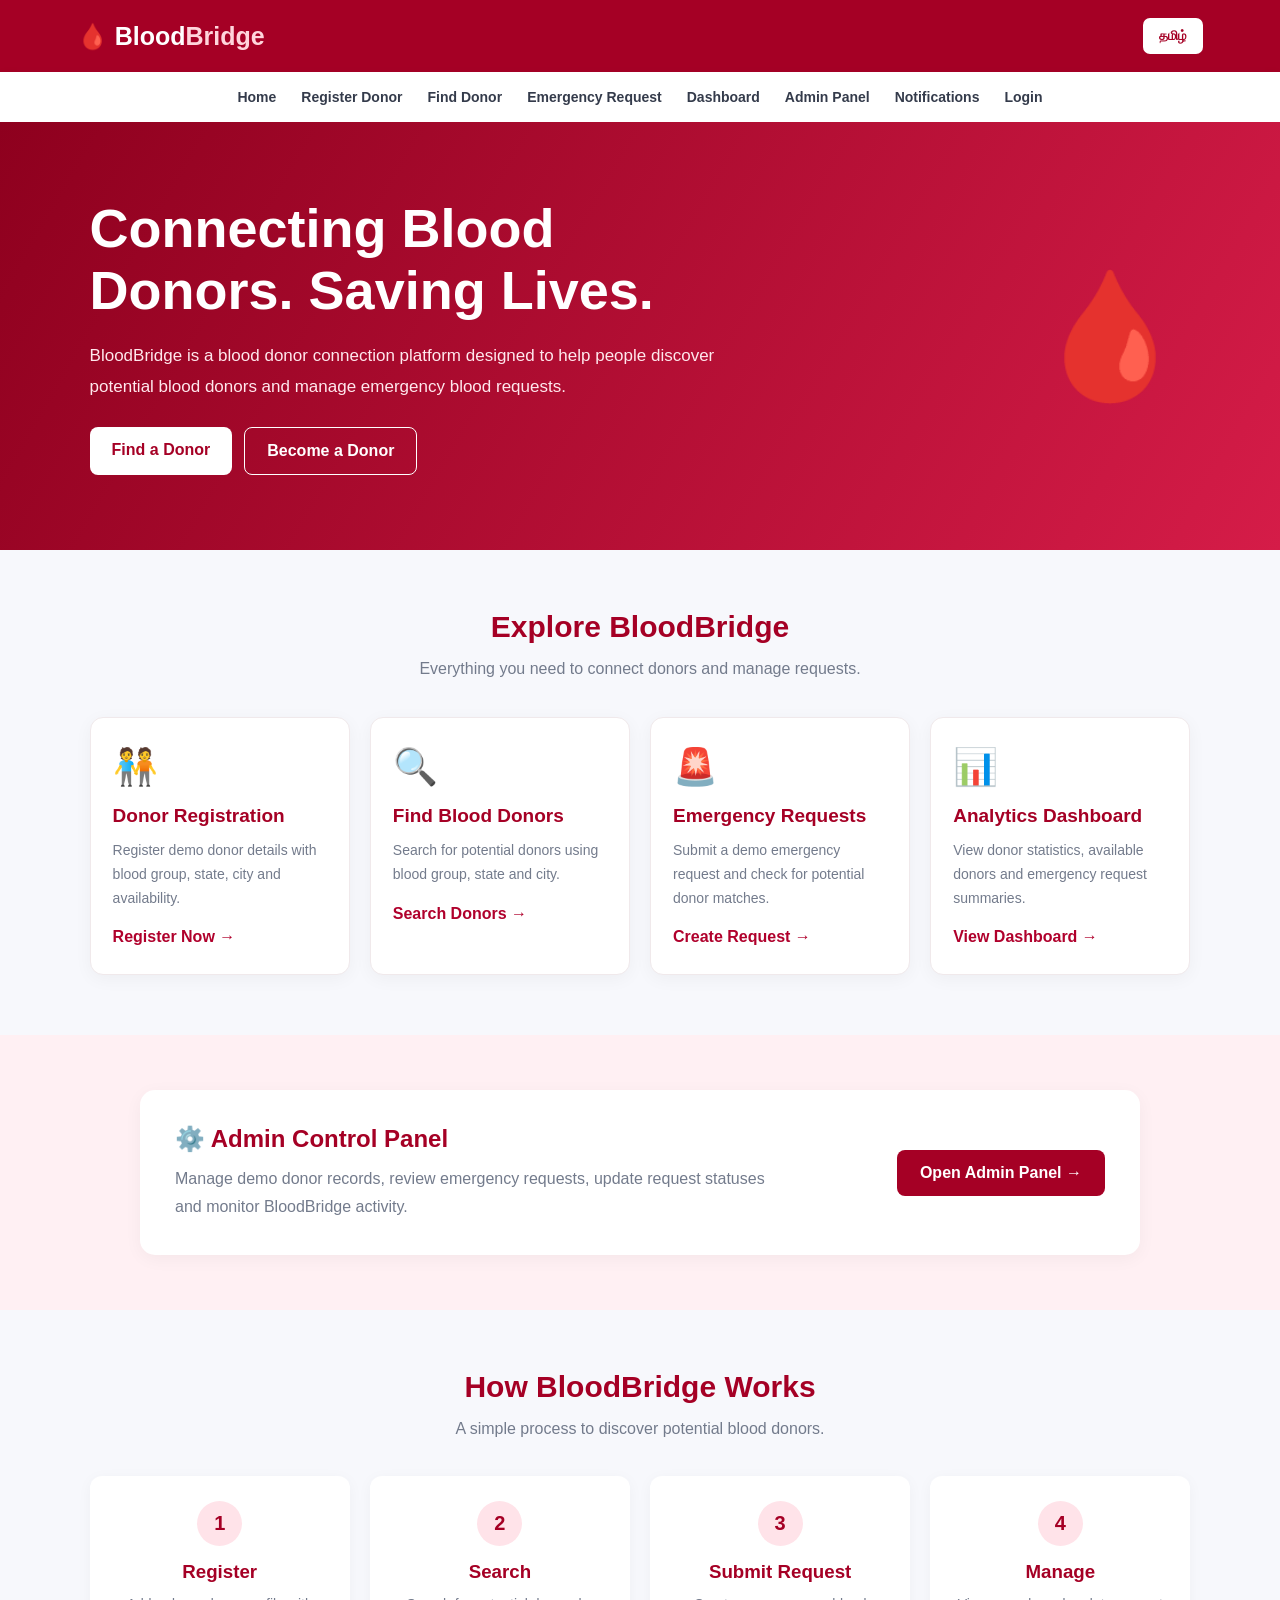
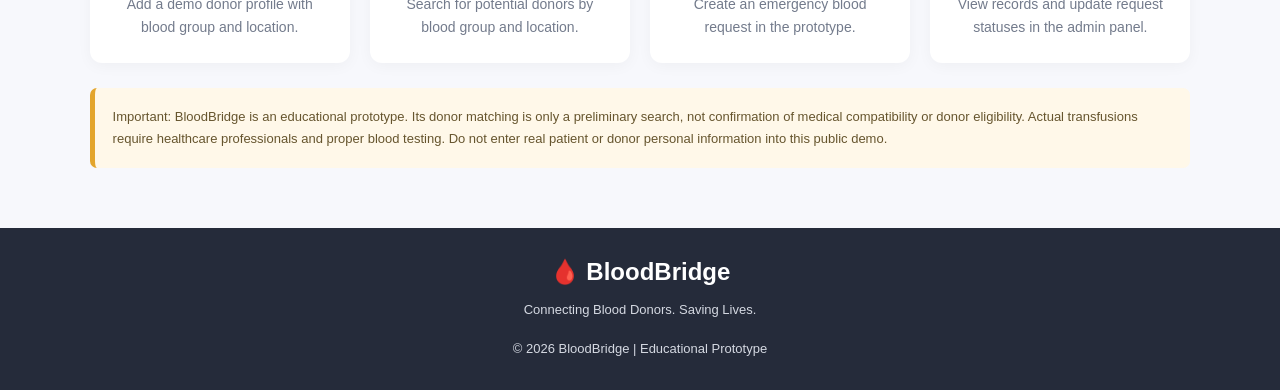
<file: index.html>
<!DOCTYPE html>
<html lang="en">
<head>
<meta charset="UTF-8">
<meta name="viewport" content="width=device-width, initial-scale=1.0">

<title>BloodBridge | Connecting Lives</title>

<style>
*{
    margin:0;
    padding:0;
    box-sizing:border-box;
    font-family:Arial, sans-serif;
}

body{
    background:#f7f8fc;
    color:#252b3a;
}

header{
    background:#a50025;
    color:white;
    padding:18px 6%;
    display:flex;
    align-items:center;
    justify-content:space-between;
    flex-wrap:wrap;
    gap:15px;
}

.logo{
    font-size:25px;
    font-weight:bold;
}

.logo span{
    color:#ffd5dc;
}

.header-right{
    display:flex;
    align-items:center;
    gap:12px;
}

.language-btn{
    background:white;
    color:#a50025;
    padding:10px 16px;
    border:0;
    border-radius:7px;
    font-weight:bold;
    cursor:pointer;
}

nav{
    background:white;
    display:flex;
    justify-content:center;
    flex-wrap:wrap;
    gap:25px;
    padding:17px 10px;
    box-shadow:0 2px 10px #0000000c;
}

nav a{
    color:#343b4b;
    text-decoration:none;
    font-weight:bold;
    font-size:14px;
}

nav a:hover{
    color:#c00030;
}

.hero{
    background:linear-gradient(120deg,#8e001e,#d51c48);
    color:white;
    padding:75px 7%;
    display:flex;
    align-items:center;
    justify-content:space-between;
    gap:35px;
    flex-wrap:wrap;
}

.hero-content{
    max-width:650px;
}

.hero h1{
    font-size:clamp(34px,5vw,54px);
    line-height:1.15;
    margin-bottom:20px;
}

.hero p{
    font-size:17px;
    line-height:1.8;
    color:#ffe8ed;
    margin-bottom:25px;
}

.hero-buttons{
    display:flex;
    gap:12px;
    flex-wrap:wrap;
}

.primary-btn,.secondary-btn{
    display:inline-block;
    padding:14px 22px;
    border-radius:8px;
    text-decoration:none;
    font-weight:bold;
}

.primary-btn{
    background:white;
    color:#a50025;
}

.secondary-btn{
    border:1px solid white;
    color:white;
}

.hero-symbol{
    font-size:125px;
    text-align:center;
    min-width:160px;
}

.section{
    padding:60px 7%;
}

.section-heading{
    text-align:center;
    margin-bottom:35px;
}

.section-heading h2{
    color:#a50025;
    font-size:30px;
    margin-bottom:12px;
}

.section-heading p{
    color:#737b8c;
    line-height:1.6;
}

.features{
    display:grid;
    grid-template-columns:repeat(auto-fit,minmax(220px,1fr));
    gap:20px;
}

.feature-card{
    background:white;
    padding:28px 22px;
    border-radius:13px;
    box-shadow:0 4px 18px #0000000b;
    border:1px solid #f0e9eb;
    transition:0.2s;
}

.feature-card:hover{
    transform:translateY(-5px);
}

.feature-icon{
    font-size:36px;
    margin-bottom:17px;
}

.feature-card h3{
    color:#a50025;
    margin-bottom:12px;
    font-size:19px;
}

.feature-card p{
    color:#737b8c;
    font-size:14px;
    line-height:1.7;
    margin-bottom:18px;
}

.feature-card a{
    display:inline-block;
    color:#b0002c;
    text-decoration:none;
    font-weight:bold;
}

.admin-section{
    background:#fff0f3;
    padding:55px 7%;
}

.admin-box{
    max-width:1000px;
    margin:auto;
    background:white;
    padding:35px;
    border-radius:15px;
    display:flex;
    justify-content:space-between;
    align-items:center;
    gap:25px;
    flex-wrap:wrap;
    box-shadow:0 4px 18px #0000000b;
}

.admin-box h2{
    color:#a50025;
    margin-bottom:12px;
}

.admin-box p{
    color:#737b8c;
    line-height:1.7;
    max-width:600px;
}

.admin-btn{
    background:#a50025;
    color:white;
    text-decoration:none;
    padding:14px 23px;
    border-radius:8px;
    font-weight:bold;
    white-space:nowrap;
}

.steps{
    display:grid;
    grid-template-columns:repeat(auto-fit,minmax(190px,1fr));
    gap:20px;
}

.step{
    background:white;
    padding:25px;
    border-radius:12px;
    text-align:center;
    box-shadow:0 3px 15px #0000000a;
}

.step-number{
    background:#ffe3e9;
    color:#a50025;
    width:45px;
    height:45px;
    border-radius:50%;
    display:flex;
    justify-content:center;
    align-items:center;
    font-size:20px;
    font-weight:bold;
    margin:0 auto 15px;
}

.step h3{
    margin-bottom:10px;
    color:#a50025;
}

.step p{
    color:#737b8c;
    font-size:14px;
    line-height:1.6;
}

.notice{
    background:#fff8e9;
    border-left:5px solid #e3a52c;
    padding:18px;
    margin-top:25px;
    color:#66552e;
    line-height:1.7;
    border-radius:7px;
    font-size:13px;
}

footer{
    background:#252b3a;
    color:white;
    text-align:center;
    padding:30px 15px;
}

footer p{
    color:#d5d9e2;
    font-size:13px;
    line-height:1.8;
}

@media(max-width:600px){
    header{
        padding:16px 5%;
    }

    nav{
        gap:15px;
    }

    .hero{
        padding:55px 7%;
    }

    .hero-symbol{
        font-size:85px;
        width:100%;
    }

    .admin-box{
        padding:25px;
    }
}
</style>
</head>

<body>

<!-- HEADER -->

<header>

    <div class="logo">
        🩸 Blood<span>Bridge</span>
    </div>

    <div class="header-right">
        <button class="language-btn" onclick="toggleLanguage()" id="languageButton">
            தமிழ்
        </button>
    </div>

</header>

<!-- NAVIGATION -->

<nav>

    <a href="index.html"
       data-en="Home"
       data-ta="முகப்பு">Home</a>

    <a href="register.html"
       data-en="Register Donor"
       data-ta="நன்கொடையாளர் பதிவு">Register Donor</a>

    <a href="search.html"
       data-en="Find Donor"
       data-ta="நன்கொடையாளர் தேடல்">Find Donor</a>

    <a href="request.html"
       data-en="Emergency Request"
       data-ta="அவசர கோரிக்கை">Emergency Request</a>

    <a href="dashboard.html"
       data-en="Dashboard"
       data-ta="புள்ளிவிவரப் பலகை">Dashboard</a>

    <a href="admin.html"
       data-en="Admin Panel"
       data-ta="நிர்வாகப் பலகை">Admin Panel</a>
    <a href="notifications.html">Notifications</a>
    <a href="login.html">Login</a>

</nav>

<!-- HERO SECTION -->

<section class="hero">

    <div class="hero-content">

        <h1 data-en="Connecting Blood Donors. Saving Lives."
            data-ta="இரத்த தானம் செய்பவர்களை இணைத்து உயிர்களைக் காப்போம்.">
            Connecting Blood Donors. Saving Lives.
        </h1>

        <p data-en="BloodBridge is a blood donor connection platform designed to help people discover potential blood donors and manage emergency blood requests."
           data-ta="BloodBridge என்பது இரத்த தானம் செய்பவர்களைக் கண்டறியவும் அவசர இரத்தக் கோரிக்கைகளை நிர்வகிக்கவும் உதவும் ஒரு தளமாகும்.">
            BloodBridge is a blood donor connection platform designed to help people discover potential blood donors and manage emergency blood requests.
        </p>

        <div class="hero-buttons">

            <a href="search.html" class="primary-btn"
               data-en="Find a Donor"
               data-ta="நன்கொடையாளரைத் தேடு">
               Find a Donor
            </a>

            <a href="register.html" class="secondary-btn"
               data-en="Become a Donor"
               data-ta="நன்கொடையாளராகப் பதிவு செய்">
               Become a Donor
            </a>

        </div>

    </div>

    <div class="hero-symbol">
        🩸
    </div>

</section>

<!-- FEATURES -->

<section class="section">

    <div class="section-heading">

        <h2 data-en="Explore BloodBridge"
            data-ta="BloodBridge வசதிகள்">
            Explore BloodBridge
        </h2>

        <p data-en="Everything you need to connect donors and manage requests."
           data-ta="நன்கொடையாளர்களை இணைக்கவும் கோரிக்கைகளை நிர்வகிக்கவும் தேவையான வசதிகள்.">
            Everything you need to connect donors and manage requests.
        </p>

    </div>

    <div class="features">

        <div class="feature-card">

            <div class="feature-icon">🧑‍🤝‍🧑</div>

            <h3 data-en="Donor Registration"
                data-ta="நன்கொடையாளர் பதிவு">
                Donor Registration
            </h3>

            <p data-en="Register demo donor details with blood group, state, city and availability."
               data-ta="இரத்த வகை, மாநிலம், நகரம் மற்றும் கிடைக்கும் நிலையைப் பதிவு செய்யுங்கள்.">
                Register demo donor details with blood group, state, city and availability.
            </p>

            <a href="register.html"
               data-en="Register Now →"
               data-ta="இப்போது பதிவு செய் →">
               Register Now →
            </a>

        </div>

        <div class="feature-card">

            <div class="feature-icon">🔍</div>

            <h3 data-en="Find Blood Donors"
                data-ta="இரத்த நன்கொடையாளர்களைக் கண்டறி">
                Find Blood Donors
            </h3>

            <p data-en="Search for potential donors using blood group, state and city."
               data-ta="இரத்த வகை, மாநிலம் மற்றும் நகரத்தின் அடிப்படையில் நன்கொடையாளர்களைத் தேடுங்கள்.">
                Search for potential donors using blood group, state and city.
            </p>

            <a href="search.html"
               data-en="Search Donors →"
               data-ta="தேடுங்கள் →">
               Search Donors →
            </a>

        </div>

        <div class="feature-card">

            <div class="feature-icon">🚨</div>

            <h3 data-en="Emergency Requests"
                data-ta="அவசர இரத்தக் கோரிக்கைகள்">
                Emergency Requests
            </h3>

            <p data-en="Submit a demo emergency request and check for potential donor matches."
               data-ta="மாதிரி அவசரக் கோரிக்கையைச் சமர்ப்பித்து பொருந்தக்கூடிய நன்கொடையாளர்களைச் சரிபார்க்கவும்.">
                Submit a demo emergency request and check for potential donor matches.
            </p>

            <a href="request.html"
               data-en="Create Request →"
               data-ta="கோரிக்கையை உருவாக்கு →">
               Create Request →
            </a>

        </div>

        <div class="feature-card">

            <div class="feature-icon">📊</div>

            <h3 data-en="Analytics Dashboard"
                data-ta="புள்ளிவிவரப் பலகை">
                Analytics Dashboard
            </h3>

            <p data-en="View donor statistics, available donors and emergency request summaries."
               data-ta="நன்கொடையாளர் எண்ணிக்கை, கிடைக்கும் நன்கொடையாளர்கள் மற்றும் அவசரக் கோரிக்கை விவரங்களைப் பார்க்கவும்.">
                View donor statistics, available donors and emergency request summaries.
            </p>

            <a href="dashboard.html"
               data-en="View Dashboard →"
               data-ta="புள்ளிவிவரங்களைப் பார் →">
               View Dashboard →
            </a>

        </div>

    </div>

</section>

<!-- ADMIN PANEL -->

<section class="admin-section">

    <div class="admin-box">

        <div>

            <h2 data-en="⚙️ Admin Control Panel"
                data-ta="⚙️ நிர்வாகக் கட்டுப்பாட்டுப் பலகை">
                ⚙️ Admin Control Panel
            </h2>

            <p data-en="Manage demo donor records, review emergency requests, update request statuses and monitor BloodBridge activity."
               data-ta="மாதிரி நன்கொடையாளர் பதிவுகளை நிர்வகிக்கவும், அவசரக் கோரிக்கைகளைப் பார்வையிடவும், கோரிக்கை நிலைகளைப் புதுப்பிக்கவும்.">
                Manage demo donor records, review emergency requests, update request statuses and monitor BloodBridge activity.
            </p>

        </div>

        <a href="admin.html" class="admin-btn"
           data-en="Open Admin Panel →"
           data-ta="நிர்வாகப் பலகையைத் திற →">
            Open Admin Panel →
        </a>

    </div>

</section>

<!-- HOW IT WORKS -->

<section class="section">

    <div class="section-heading">

        <h2 data-en="How BloodBridge Works"
            data-ta="BloodBridge எவ்வாறு செயல்படுகிறது">
            How BloodBridge Works
        </h2>

        <p data-en="A simple process to discover potential blood donors."
           data-ta="இரத்த நன்கொடையாளர்களைக் கண்டறியும் எளிய செயல்முறை.">
            A simple process to discover potential blood donors.
        </p>

    </div>

    <div class="steps">

        <div class="step">

            <div class="step-number">1</div>

            <h3 data-en="Register"
                data-ta="பதிவு செய்">Register</h3>

            <p data-en="Add a demo donor profile with blood group and location."
               data-ta="இரத்த வகை மற்றும் இருப்பிடத்துடன் மாதிரி நன்கொடையாளர் விவரங்களைச் சேர்க்கவும்.">
                Add a demo donor profile with blood group and location.
            </p>

        </div>

        <div class="step">

            <div class="step-number">2</div>

            <h3 data-en="Search"
                data-ta="தேடு">Search</h3>

            <p data-en="Search for potential donors by blood group and location."
               data-ta="இரத்த வகை மற்றும் இருப்பிடத்தின் அடிப்படையில் நன்கொடையாளர்களைத் தேடவும்.">
                Search for potential donors by blood group and location.
            </p>

        </div>

        <div class="step">

            <div class="step-number">3</div>

            <h3 data-en="Submit Request"
                data-ta="கோரிக்கையைச் சமர்ப்பி">
                Submit Request
            </h3>

            <p data-en="Create an emergency blood request in the prototype."
               data-ta="இந்த மாதிரி தளத்தில் அவசர இரத்தக் கோரிக்கையை உருவாக்கவும்.">
                Create an emergency blood request in the prototype.
            </p>

        </div>

        <div class="step">

            <div class="step-number">4</div>

            <h3 data-en="Manage"
                data-ta="நிர்வகி">Manage</h3>

            <p data-en="View records and update request statuses in the admin panel."
               data-ta="பதிவுகளைப் பார்த்து நிர்வாகப் பலகையில் கோரிக்கை நிலைகளைப் புதுப்பிக்கவும்.">
                View records and update request statuses in the admin panel.
            </p>

        </div>

    </div>

    <div class="notice"
         data-en="Important: BloodBridge is an educational prototype. Its donor matching is only a preliminary search, not confirmation of medical compatibility or donor eligibility. Actual transfusions require healthcare professionals and proper blood testing. Do not enter real patient or donor personal information into this public demo."
         data-ta="முக்கியம்: BloodBridge ஒரு கல்வி நோக்கத்திற்கான மாதிரி தளம். இது ஆரம்பநிலை நன்கொடையாளர் தேடலுக்கு மட்டுமே உதவும்; மருத்துவ ரீதியான இரத்தப் பொருத்தம் அல்லது நன்கொடையாளர் தகுதியை உறுதிப்படுத்தாது. உண்மையான இரத்தமாற்றத்திற்கு மருத்துவ நிபுணர்களின் பரிசோதனை அவசியம். இந்த பொது மாதிரி தளத்தில் உண்மையான நோயாளி அல்லது நன்கொடையாளர் தனிப்பட்ட தகவல்களைப் பதிவு செய்ய வேண்டாம்.">
        Important: BloodBridge is an educational prototype. Its donor matching is only a preliminary search, not confirmation of medical compatibility or donor eligibility. Actual transfusions require healthcare professionals and proper blood testing. Do not enter real patient or donor personal information into this public demo.
    </div>

</section>

<!-- FOOTER -->

<footer>

    <h2>🩸 BloodBridge</h2>

    <p style="margin-top:12px"
       data-en="Connecting Blood Donors. Saving Lives."
       data-ta="இரத்த தானம் செய்பவர்களை இணைத்து உயிர்களைக் காப்போம்.">
       Connecting Blood Donors. Saving Lives.
    </p>

    <p style="margin-top:15px">
        © 2026 BloodBridge | Educational Prototype
    </p>

</footer>

<!-- LANGUAGE SCRIPT -->

<script>

let currentLanguage =
    localStorage.getItem("bloodbridgeLanguage") || "en";

function setLanguage(language){

    currentLanguage = language;

    document.documentElement.lang = language;

    document.querySelectorAll("[data-en]").forEach(element => {

        element.textContent =
            element.getAttribute("data-" + language);

    });

    document.getElementById("languageButton").textContent =
        language === "en" ? "தமிழ்" : "English";

    localStorage.setItem("bloodbridgeLanguage", language);

}

function toggleLanguage(){

    const newLanguage =
        currentLanguage === "en" ? "ta" : "en";

    setLanguage(newLanguage);

}

// Load saved language when homepage opens
setLanguage(currentLanguage);

</script>

</body>
 </html>
</file>
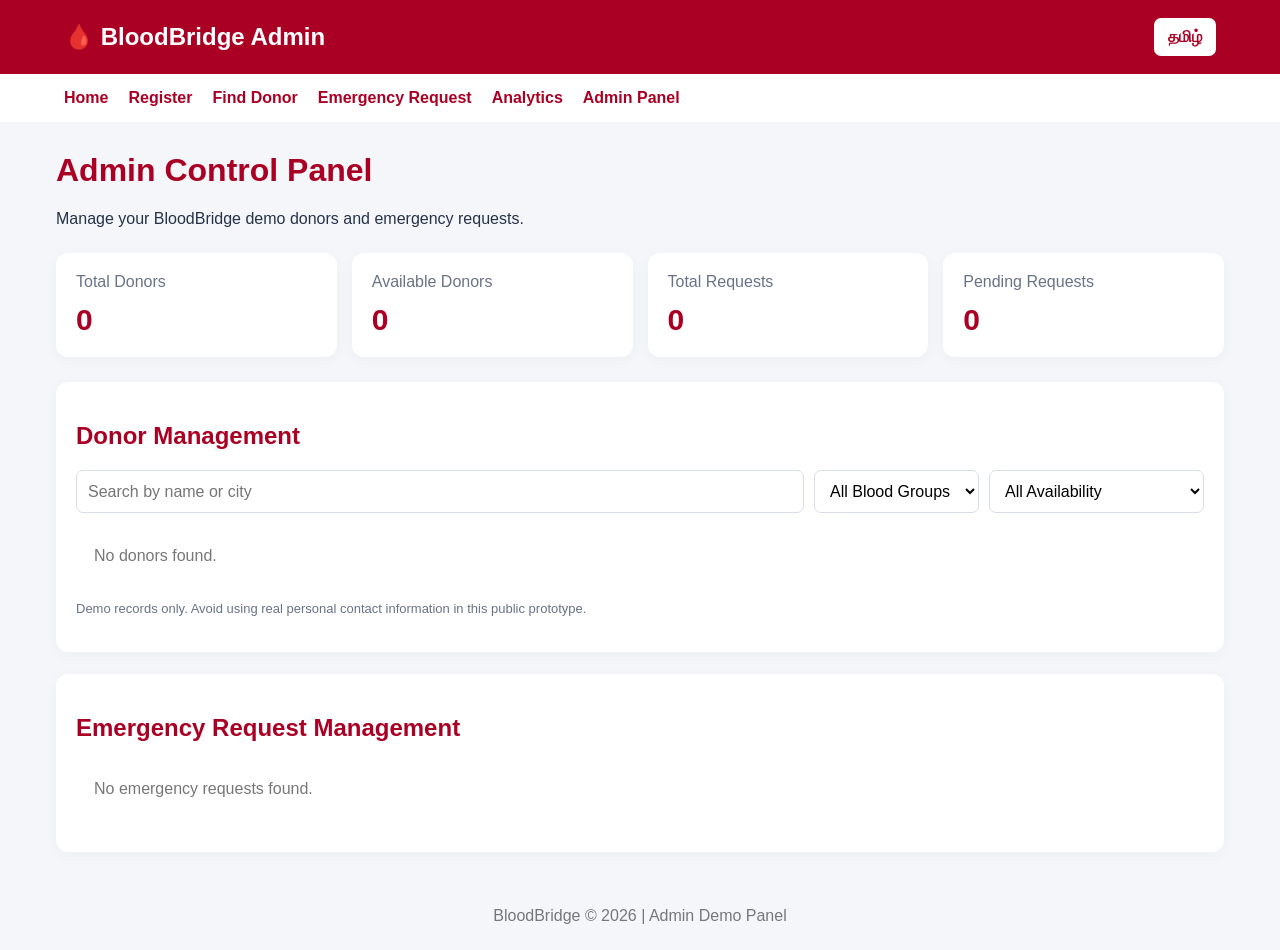
<file: admin.html>
<!DOCTYPE html>
<html lang="en">
<head>
<meta charset="UTF-8">
<meta name="viewport" content="width=device-width, initial-scale=1.0">
<title>BloodBridge | Admin Panel</title>
<style>
*{box-sizing:border-box}
body{margin:0;font-family:Arial,sans-serif;background:#f4f6fa;color:#263247}
header{background:#a90024;color:white;padding:18px 5%;display:flex;justify-content:space-between;align-items:center;flex-wrap:wrap;gap:12px}
button,select,input{font:inherit}
button{cursor:pointer;border:0;border-radius:7px;padding:10px 14px;font-weight:bold}
.lang{background:white;color:#a90024}
nav{background:white;padding:15px 5%;display:flex;gap:20px;flex-wrap:wrap}
nav a{color:#a90024;text-decoration:none;font-weight:bold}
main{max-width:1200px;margin:30px auto;padding:0 16px}
h1,h2{color:#a90024}
.stats{display:grid;grid-template-columns:repeat(auto-fit,minmax(170px,1fr));gap:15px;margin:25px 0}
.stat,.panel{background:white;padding:20px;border-radius:12px;box-shadow:0 3px 15px #00000009}
.stat p{color:#687386;margin:0}
.stat h2{font-size:30px;margin:12px 0 0}
.panel{margin-bottom:22px;overflow-x:auto}
.controls{display:flex;gap:10px;flex-wrap:wrap;margin:15px 0}
input,select{padding:11px;border:1px solid #d7dce5;border-radius:7px;background:white}
.controls input{flex:1;min-width:180px}
table{width:100%;border-collapse:collapse;min-width:600px}
th,td{text-align:left;padding:13px 10px;border-bottom:1px solid #eee;font-size:14px}
th{background:#fff0f3;color:#a90024}
.action{background:#a90024;color:white}
.delete{background:#ffe5e9;color:#a90024}
.status{padding:7px;border-radius:6px;border:1px solid #ddd}
.small{color:#687386;font-size:13px;line-height:1.5}
.empty{padding:18px;color:#777}
footer{text-align:center;padding:25px;color:#777}
@media(max-width:600px){main{margin-top:20px}.panel{padding:14px}}
</style>
</head>
<body>

<header>
<h2 style="color:white;margin:0">🩸 BloodBridge Admin</h2>
<button class="lang" id="language" onclick="toggleLanguage()">தமிழ்</button>
</header>

<nav>
<a href="index.html" data-en="Home" data-ta="முகப்பு">Home</a>
<a href="register.html" data-en="Register" data-ta="பதிவு">Register</a>
<a href="search.html" data-en="Find Donor" data-ta="நன்கொடையாளர் தேடல்">Find Donor</a>
<a href="request.html" data-en="Emergency Request" data-ta="அவசர கோரிக்கை">Emergency Request</a>
<a href="dashboard.html" data-en="Analytics" data-ta="புள்ளிவிவரங்கள்">Analytics</a>
<a href="admin.html" data-en="Admin Panel" data-ta="நிர்வாகப் பலகை">Admin Panel</a>
</nav>

<main>
<h1 data-en="Admin Control Panel" data-ta="நிர்வாகக் கட்டுப்பாட்டுப் பலகை">Admin Control Panel</h1>
<p data-en="Manage your BloodBridge demo donors and emergency requests."
data-ta="BloodBridge மாதிரி நன்கொடையாளர்கள் மற்றும் அவசர கோரிக்கைகளை நிர்வகிக்கவும்.">
Manage your BloodBridge demo donors and emergency requests.
</p>

<section class="stats">
<div class="stat">
<p data-en="Total Donors" data-ta="மொத்த நன்கொடையாளர்கள்">Total Donors</p>
<h2 id="totalDonors">0</h2>
</div>
<div class="stat">
<p data-en="Available Donors" data-ta="கிடைக்கும் நன்கொடையாளர்கள்">Available Donors</p>
<h2 id="availableDonors">0</h2>
</div>
<div class="stat">
<p data-en="Total Requests" data-ta="மொத்த கோரிக்கைகள்">Total Requests</p>
<h2 id="totalRequests">0</h2>
</div>
<div class="stat">
<p data-en="Pending Requests" data-ta="நிலுவைக் கோரிக்கைகள்">Pending Requests</p>
<h2 id="pendingRequests">0</h2>
</div>
</section>

<section class="panel">
<h2 data-en="Donor Management" data-ta="நன்கொடையாளர் மேலாண்மை">Donor Management</h2>

<div class="controls">
<input id="donorSearch" placeholder="Search by name or city" oninput="renderDonors()">
<select id="groupFilter" onchange="renderDonors()">
<option value="">All Blood Groups</option>
<option>A+</option><option>A-</option>
<option>B+</option><option>B-</option>
<option>AB+</option><option>AB-</option>
<option>O+</option><option>O-</option>
</select>
<select id="availabilityFilter" onchange="renderDonors()">
<option value="">All Availability</option>
<option value="Available">Available</option>
<option value="Temporarily Unavailable">Temporarily Unavailable</option>
<option value="Not Available">Not Available</option>
</select>
</div>

<div id="donorTable"></div>
<p class="small" data-en="Demo records only. Avoid using real personal contact information in this public prototype."
data-ta="மாதிரி பதிவுகள் மட்டுமே. இந்த பொது மாதிரி தளத்தில் உண்மையான தனிப்பட்ட தொடர்பு விவரங்களைப் பயன்படுத்த வேண்டாம்.">
Demo records only. Avoid using real personal contact information in this public prototype.
</p>
</section>

<section class="panel">
<h2 data-en="Emergency Request Management" data-ta="அவசர கோரிக்கை மேலாண்மை">Emergency Request Management</h2>
<div id="requestTable"></div>
</section>

</main>

<footer>BloodBridge © 2026 | Admin Demo Panel</footer>

<script>
let lang="en";

function applyLanguage(language){
 lang=language;
 document.documentElement.lang=language;

 document.querySelectorAll("[data-en]").forEach(el=>{
  el.textContent=el.getAttribute("data-"+language);
 });

 document.getElementById("language").textContent=
  language==="en"?"தமிழ்":"English";

 localStorage.setItem("bloodbridgeLanguage",language);
 renderDonors();
 renderRequests();
}

function toggleLanguage(){
 applyLanguage(lang==="en"?"ta":"en");
}

function escapeHTML(value){
 return String(value??"").replace(/[&<>"']/g,c=>({
 "&":"&amp;","<":"&lt;",">":"&gt;",'"':"&quot;","'":"&#39;"
 })[c]);
}

function getDonors(){
 return JSON.parse(localStorage.getItem("bloodbridgeDonors")||"[]");
}

function getRequests(){
 return JSON.parse(localStorage.getItem("bloodbridgeRequests")||"[]");
}

function updateStats(){
 const donors=getDonors();
 const requests=getRequests();

 document.getElementById("totalDonors").textContent=donors.length;
 document.getElementById("availableDonors").textContent=
  donors.filter(d=>String(d.availability||"").toLowerCase().trim()==="available").length;
 document.getElementById("totalRequests").textContent=requests.length;

 // Requests are pending until an admin reviews them.
 document.getElementById("pendingRequests").textContent=
  requests.filter(r=>!r.status||r.status==="Pending").length;
}

function renderDonors(){
 const donors=getDonors();
 const search=document.getElementById("donorSearch").value.toLowerCase().trim();
 const group=document.getElementById("groupFilter").value;
 const availability=document.getElementById("availabilityFilter").value;

 const filtered=donors.filter(d=>{
  const matchesSearch=
   String(d.name||"").toLowerCase().includes(search)||
   String(d.city||"").toLowerCase().includes(search);
  return matchesSearch&&
   (!group||d.bloodGroup===group)&&
   (!availability||d.availability===availability);
 });

 const empty=lang==="ta"?"நன்கொடையாளர்கள் இல்லை.":"No donors found.";

 document.getElementById("donorTable").innerHTML=
 filtered.length?`
 <table>
 <thead><tr>
 <th>${lang==="ta"?"பெயர்":"Name"}</th>
 <th>${lang==="ta"?"இரத்த வகை":"Blood Group"}</th>
 <th>${lang==="ta"?"நகரம்":"City"}</th>
 <th>${lang==="ta"?"கிடைக்கும் நிலை":"Availability"}</th>
 <th>${lang==="ta"?"செயல்":"Action"}</th>
 </tr></thead>
 <tbody>
 ${filtered.map(d=>`
 <tr>
 <td>${escapeHTML(d.name)}</td>
 <td>${escapeHTML(d.bloodGroup)}</td>
 <td>${escapeHTML(d.city)}</td>
 <td>${escapeHTML(d.availability)}</td>
 <td><button class="delete" onclick="deleteDonor(${Number(d.id)})">${lang==="ta"?"நீக்கு":"Delete"}</button></td>
 </tr>`).join("")}
 </tbody></table>`:`<p class="empty">${empty}</p>`;
}

function renderRequests(){
 const requests=getRequests();
 const container=document.getElementById("requestTable");

 if(!requests.length){
  container.innerHTML=`<p class="empty">${lang==="ta"?"அவசர கோரிக்கைகள் இல்லை.":"No emergency requests found."}</p>`;
  return;
 }

 container.innerHTML=`
 <table>
 <thead><tr>
 <th>${lang==="ta"?"நோயாளி":"Patient"}</th>
 <th>${lang==="ta"?"இரத்த வகை":"Blood Group"}</th>
 <th>${lang==="ta"?"இடம்":"Location"}</th>
 <th>${lang==="ta"?"அவசரம்":"Urgency"}</th>
 <th>${lang==="ta"?"நிலை":"Status"}</th>
 </tr></thead>
 <tbody>
 ${requests.map((r,index)=>`
 <tr>
 <td>${escapeHTML(r.patientName)}</td>
 <td>${escapeHTML(r.bloodGroup)}</td>
 <td>${escapeHTML(r.city)}, ${escapeHTML(r.state)}</td>
 <td>${escapeHTML(r.urgency)}</td>
 <td>
 <select class="status" onchange="updateStatus(${index},this.value)">
 <option value="Pending" ${(!r.status||r.status==="Pending")?"selected":""}>Pending</option>
 <option value="Reviewed" ${r.status==="Reviewed"?"selected":""}>Reviewed</option>
 <option value="Completed" ${r.status==="Completed"?"selected":""}>Completed</option>
 </select>
 </td>
 </tr>`).join("")}
 </tbody></table>`;
}

function deleteDonor(id){
 if(!confirm(lang==="ta"?"இந்த நன்கொடையாளர் பதிவை நீக்கவா?":"Delete this donor record?"))return;

 const donors=getDonors().filter(d=>Number(d.id)!==id);
 localStorage.setItem("bloodbridgeDonors",JSON.stringify(donors));
 updateStats();
 renderDonors();
}

function updateStatus(index,status){
 const requests=getRequests();
 if(!requests[index])return;

 requests[index].status=status;
 localStorage.setItem("bloodbridgeRequests",JSON.stringify(requests));
 updateStats();
}

applyLanguage(localStorage.getItem("bloodbridgeLanguage")||"en");
updateStats();
</script>

</body>
</html>
</file>
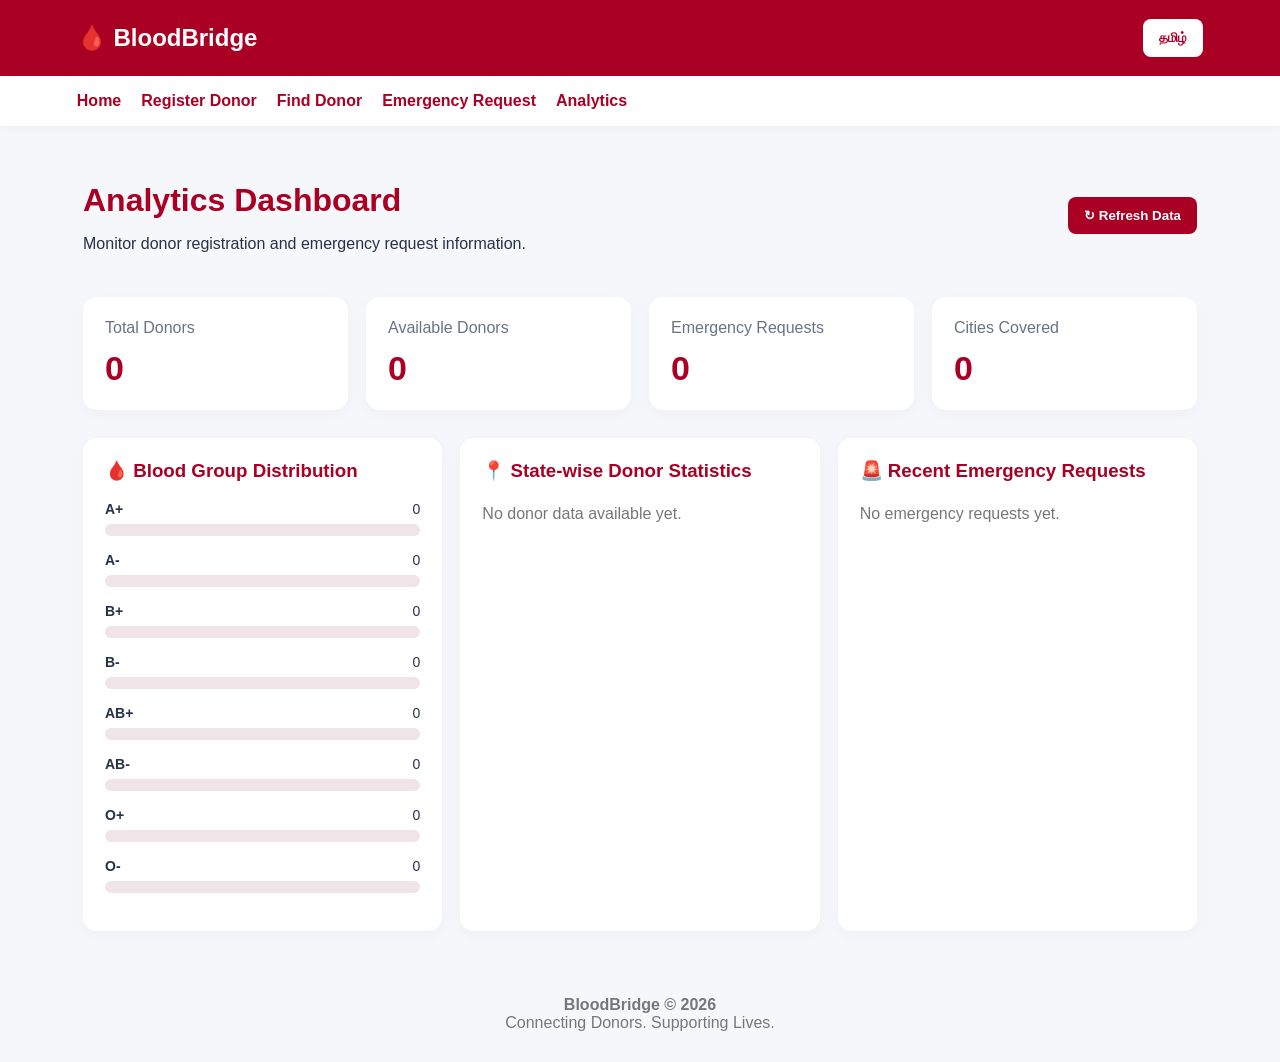
<file: dashboard.html>
<!DOCTYPE html>
<html lang="en">
<head>
<meta charset="UTF-8">
<meta name="viewport" content="width=device-width, initial-scale=1.0">
<title>BloodBridge | Analytics Dashboard</title>

<style>
*{box-sizing:border-box}
body{margin:0;font-family:Arial,sans-serif;background:#f5f7fb;color:#263247}
header{background:#a90024;color:white;padding:19px 6%;display:flex;justify-content:space-between;align-items:center}
header h2{margin:0}
button{cursor:pointer;border:0;border-radius:8px;padding:11px 16px;font-weight:bold}
#language{background:white;color:#a90024}
nav{background:white;padding:16px 6%;display:flex;gap:20px;flex-wrap:wrap;box-shadow:0 2px 8px #0000000b}
nav a{color:#a90024;text-decoration:none;font-weight:bold}
main{max-width:1150px;margin:35px auto;padding:0 18px}
.top{display:flex;justify-content:space-between;align-items:center;flex-wrap:wrap;gap:15px}
.top h1{color:#a90024;margin-bottom:8px}
.refresh{background:#a90024;color:white}
.cards{display:grid;grid-template-columns:repeat(auto-fit,minmax(190px,1fr));gap:18px;margin:28px 0}
.card,.panel{background:white;padding:22px;border-radius:14px;box-shadow:0 4px 18px #00000009}
.card p{color:#687386;margin:0}
.number{font-size:34px;font-weight:bold;color:#a90024;margin-top:12px}
.grid{display:grid;grid-template-columns:repeat(auto-fit,minmax(280px,1fr));gap:18px}
.panel h3{color:#a90024;margin-top:0}
.bar{margin:16px 0}
.barlabel{display:flex;justify-content:space-between;font-size:14px;margin-bottom:7px}
.track{height:12px;background:#f1e4e8;border-radius:20px;overflow:hidden}
.fill{height:100%;background:#bd1640;border-radius:20px}
.item{padding:14px 0;border-bottom:1px solid #eee;line-height:1.7}
.empty{color:#777;line-height:1.6}
footer{text-align:center;padding:30px;color:#777;margin-top:25px}
</style>
</head>

<body>

<header>
<h2>🩸 BloodBridge</h2>
<button id="language" onclick="toggleLanguage()">தமிழ்</button>
</header>

<nav>
<a href="index.html" data-en="Home" data-ta="முகப்பு">Home</a>
<a href="register.html" data-en="Register Donor" data-ta="நன்கொடையாளர் பதிவு">Register Donor</a>
<a href="search.html" data-en="Find Donor" data-ta="நன்கொடையாளர் தேடல்">Find Donor</a>
<a href="request.html" data-en="Emergency Request" data-ta="அவசர கோரிக்கை">Emergency Request</a>
<a href="dashboard.html" data-en="Analytics" data-ta="புள்ளிவிவரங்கள்">Analytics</a>
</nav>

<main>

<div class="top">
<div>
<h1 data-en="Analytics Dashboard" data-ta="புள்ளிவிவர பலகை">Analytics Dashboard</h1>
<p data-en="Monitor donor registration and emergency request information."
data-ta="நன்கொடையாளர் பதிவுகள் மற்றும் அவசர கோரிக்கை விவரங்களைக் கண்காணிக்கவும்.">
Monitor donor registration and emergency request information.
</p>
</div>

<button class="refresh" onclick="loadDashboard()"
data-en="↻ Refresh Data" data-ta="↻ தரவைப் புதுப்பி">
↻ Refresh Data
</button>
</div>

<section class="cards">

<div class="card">
<p data-en="Total Donors" data-ta="மொத்த நன்கொடையாளர்கள்">Total Donors</p>
<div class="number" id="total">0</div>
</div>

<div class="card">
<p data-en="Available Donors" data-ta="கிடைக்கும் நன்கொடையாளர்கள்">Available Donors</p>
<div class="number" id="available">0</div>
</div>

<div class="card">
<p data-en="Emergency Requests" data-ta="அவசர கோரிக்கைகள்">Emergency Requests</p>
<div class="number" id="requests">0</div>
</div>

<div class="card">
<p data-en="Cities Covered" data-ta="உள்ளடக்கப்பட்ட நகரங்கள்">Cities Covered</p>
<div class="number" id="cities">0</div>
</div>

</section>

<div class="grid">

<section class="panel">
<h3 data-en="🩸 Blood Group Distribution" data-ta="🩸 இரத்த வகை விநியோகம்">🩸 Blood Group Distribution</h3>
<div id="bloodChart"></div>
</section>

<section class="panel">
<h3 data-en="📍 State-wise Donor Statistics" data-ta="📍 மாநில வாரியான புள்ளிவிவரங்கள்">📍 State-wise Donor Statistics</h3>
<div id="stateChart"></div>
</section>

<section class="panel">
<h3 data-en="🚨 Recent Emergency Requests" data-ta="🚨 சமீபத்திய அவசர கோரிக்கைகள்">🚨 Recent Emergency Requests</h3>
<div id="recent"></div>
</section>

</div>
</main>

<footer>
<strong>BloodBridge © 2026</strong><br>
<span data-en="Connecting Donors. Supporting Lives."
data-ta="நன்கொடையாளர்களை இணைப்போம். உயிர்களுக்கு ஆதரவளிப்போம்.">
Connecting Donors. Supporting Lives.
</span>
</footer>

<script>

function applyLanguage(lang){
 document.documentElement.lang=lang;

 document.querySelectorAll("[data-en]").forEach(el=>{
  el.textContent=el.getAttribute("data-"+lang);
 });

 document.getElementById("language").textContent=
  lang==="en"?"தமிழ்":"English";

 localStorage.setItem("bloodbridgeLanguage",lang);

 loadDashboard();
}

function toggleLanguage(){
 const current=localStorage.getItem("bloodbridgeLanguage")||"en";
 applyLanguage(current==="en"?"ta":"en");
}

function escapeHTML(value){
 return String(value??"").replace(/[&<>"']/g,c=>({
 "&":"&amp;","<":"&lt;",">":"&gt;",'"':"&quot;","'":"&#39;"
 })[c]);
}

function loadDashboard(){

 const donors=JSON.parse(localStorage.getItem("bloodbridgeDonors")||"[]");
 const requests=JSON.parse(localStorage.getItem("bloodbridgeRequests")||"[]");

 const lang=localStorage.getItem("bloodbridgeLanguage")||"en";

 const available=donors.filter(d=>
  String(d.availability||"").trim().toLowerCase()==="available"
 );

 document.getElementById("total").textContent=donors.length;
 document.getElementById("available").textContent=available.length;
 document.getElementById("requests").textContent=requests.length;

 const cities=new Set(donors.map(d=>d.city).filter(Boolean));
 document.getElementById("cities").textContent=cities.size;

 const groups=["A+","A-","B+","B-","AB+","AB-","O+","O-"];

 const groupCounts=groups.map(g=>({
  name:g,
  count:donors.filter(d=>
   String(d.bloodGroup||"").trim().toUpperCase()===g
  ).length
 }));

 const maxGroup=Math.max(1,...groupCounts.map(g=>g.count));

 document.getElementById("bloodChart").innerHTML=
 groupCounts.map(g=>`
 <div class="bar">
 <div class="barlabel">
 <b>${g.name}</b><span>${g.count}</span>
 </div>
 <div class="track">
 <div class="fill" style="width:${g.count/maxGroup*100}%"></div>
 </div>
 </div>
 `).join("");

 const states={};

 donors.forEach(d=>{
  if(d.state){
   states[d.state]=(states[d.state]||0)+1;
  }
 });

 const entries=Object.entries(states);
 const maxState=Math.max(1,...entries.map(x=>x[1]));

 document.getElementById("stateChart").innerHTML=
 entries.length ? entries.map(([name,count])=>`
 <div class="bar">
 <div class="barlabel">
 <b>${escapeHTML(name)}</b><span>${count}</span>
 </div>
 <div class="track">
 <div class="fill" style="width:${count/maxState*100}%"></div>
 </div>
 </div>
 `).join("") :
 `<p class="empty">${lang==="ta"?"இன்னும் நன்கொடையாளர் தரவு இல்லை.":"No donor data available yet."}</p>`;

 const recent=requests.slice(-5).reverse();

 document.getElementById("recent").innerHTML=
 recent.length ? recent.map(r=>`
 <div class="item">
 <b>🩸 ${escapeHTML(r.bloodGroup||"")}</b><br>
 ${escapeHTML(r.city||"")}, ${escapeHTML(r.state||"")}<br>
 <span style="color:#a90024">
 ${escapeHTML(r.urgency||"Request submitted")}
 </span>
 </div>
 `).join("") :
 `<p class="empty">${lang==="ta"?"அவசர கோரிக்கைகள் எதுவும் இல்லை.":"No emergency requests yet."}</p>`;
}

applyLanguage(localStorage.getItem("bloodbridgeLanguage")||"en");

</script>

</body>
</html>
</file>
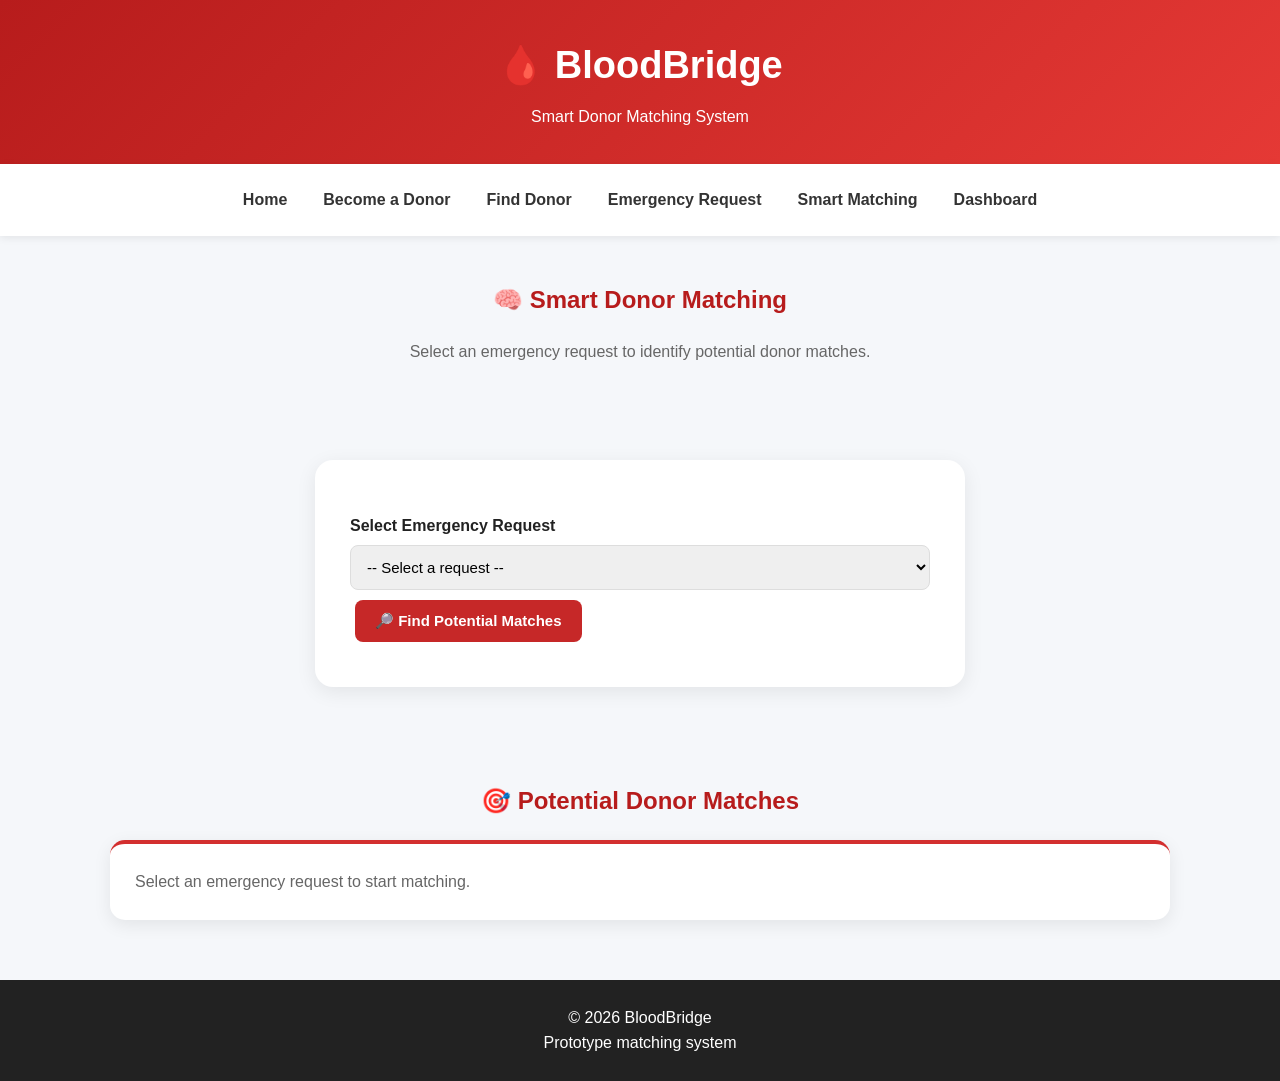
<file: matching.html>
<!DOCTYPE html>
<html lang="en">

<head>
    <meta charset="UTF-8">

    <meta name="viewport"
          content="width=device-width, initial-scale=1.0">

    <title>BloodBridge | Smart Matching</title>

    <link rel="stylesheet" href="style.css">
</head>

<body>

<header>

    <h1>🩸 BloodBridge</h1>

    <p>
        Smart Donor Matching System
    </p>

</header>


<nav>

    <a href="index.html">Home</a>

    <a href="register.html">Become a Donor</a>

    <a href="search.html">Find Donor</a>

    <a href="request.html">Emergency Request</a>

    <a href="matching.html">Smart Matching</a>

    <a href="dashboard.html">Dashboard</a>

</nav>


<section>

    <h2>
        🧠 Smart Donor Matching
    </h2>

    <p style="text-align:center; color:#666;">
        Select an emergency request to identify
        potential donor matches.
    </p>

</section>


<section>

    <div class="form-section">

        <label>
            Select Emergency Request
        </label>

        <select id="requestSelect">

            <option value="">
                -- Select a request --
            </option>

        </select>


        <button onclick="findMatches()">
            🔎 Find Potential Matches
        </button>

    </div>

</section>


<section>

    <h2>
        🎯 Potential Donor Matches
    </h2>

    <div id="results">

        <div class="card">

            <p>
                Select an emergency request
                to start matching.
            </p>

        </div>

    </div>

</section>


<footer>

    <p>
        © 2026 BloodBridge
    </p>

    <p>
        Prototype matching system
    </p>

</footer>


<script>

const donors =
    JSON.parse(
        localStorage.getItem("bloodbridgeDonors")
    ) || [];


const requests =
    JSON.parse(
        localStorage.getItem("bloodbridgeRequests")
    ) || [];


const requestSelect =
    document.getElementById("requestSelect");


const results =
    document.getElementById("results");



/* LOAD REQUESTS */

requests.forEach((request, index) => {

    const option =
        document.createElement("option");

    option.value = index;

    option.textContent =
        `${request.bloodGroup} | ${request.city}, ${request.state} | ${request.urgency}`;

    requestSelect.appendChild(option);

});



/* FIND MATCHES */

function findMatches() {

    const selected =
        requestSelect.value;


    if (selected === "") {

        alert(
            "Please select an emergency request."
        );

        return;

    }


    const request =
        requests[selected];


    const matches = [];


    donors.forEach(donor => {

        if (
            donor.bloodGroup !==
            request.bloodGroup
        ) {

            return;

        }


        if (
            donor.availability !==
            "Available"
        ) {

            return;

        }


        let score = 50;

        let reasons = [];



        /* BLOOD GROUP */

        reasons.push(
            "✓ Blood group matches"
        );



        /* STATE */

        if (
            donor.state ===
            request.state
        ) {

            score += 20;

            reasons.push(
                "✓ Same state"
            );

        }



        /* CITY */

        if (
            donor.city ===
            request.city
        ) {

            score += 20;

            reasons.push(
                "✓ Same city"
            );

        }



        /* AREA */

        if (
            donor.area &&
            request.area &&
            donor.area.toLowerCase()
            ===
            request.area.toLowerCase()
        ) {

            score += 10;

            reasons.push(
                "✓ Same locality"
            );

        }



        matches.push({

            donor: donor,

            score: score,

            reasons: reasons

        });

    });



    matches.sort(
        (a, b) =>
        b.score - a.score
    );


    displayMatches(
        matches,
        request
    );

}



/* DISPLAY MATCHES */

function displayMatches(
    matches,
    request
) {

    results.innerHTML = "";


    if (
        matches.length === 0
    ) {

        results.innerHTML = `

            <div class="card">

                <h3>
                    ❌ No potential matches found
                </h3>

                <p>
                    Try another request or
                    register additional
                    available donors.
                </p>

            </div>

        `;

        return;

    }



    matches.forEach(
        (match, index) => {

            const donor =
                match.donor;


            const card =
                document.createElement(
                    "div"
                );

            card.className =
                "card";


            let badge = "";


            if (
                index === 0
            ) {

                badge = `
                    <p>
                        🏆
                        <strong>
                            Top Potential Match
                        </strong>
                    </p>
                `;

            }



            card.innerHTML = `

                ${badge}

                <h3>
                    ${donor.name}
                </h3>


                <p>

                    <strong>
                        Blood Group:
                    </strong>

                    ${donor.bloodGroup}

                </p>


                <p>

                    <strong>
                        Location:
                    </strong>

                    ${donor.city},
                    ${donor.state}

                </p>


                <p>

                    <strong>
                        Availability:
                    </strong>

                    🟢 ${donor.availability}

                </p>


                <h3>
                    🎯 Match Score:
                    ${match.score}%
                </h3>


                <p>
                    <strong>
                        Why this donor matched:
                    </strong>
                </p>


                <p>

                    ${match.reasons.join("<br>")}

                </p>


                <button
                    onclick="requestContact('${donor.name}')">

                    📩 Request Contact

                </button>

            `;


            results.appendChild(
                card
            );

        }

    );

}



/* CONTACT REQUEST */

function requestContact(
    name
) {

    alert(
        "Contact request sent for " +
        name +
        ". Further verification is required."
    );

}

</script>

</body>

</html>
</file>
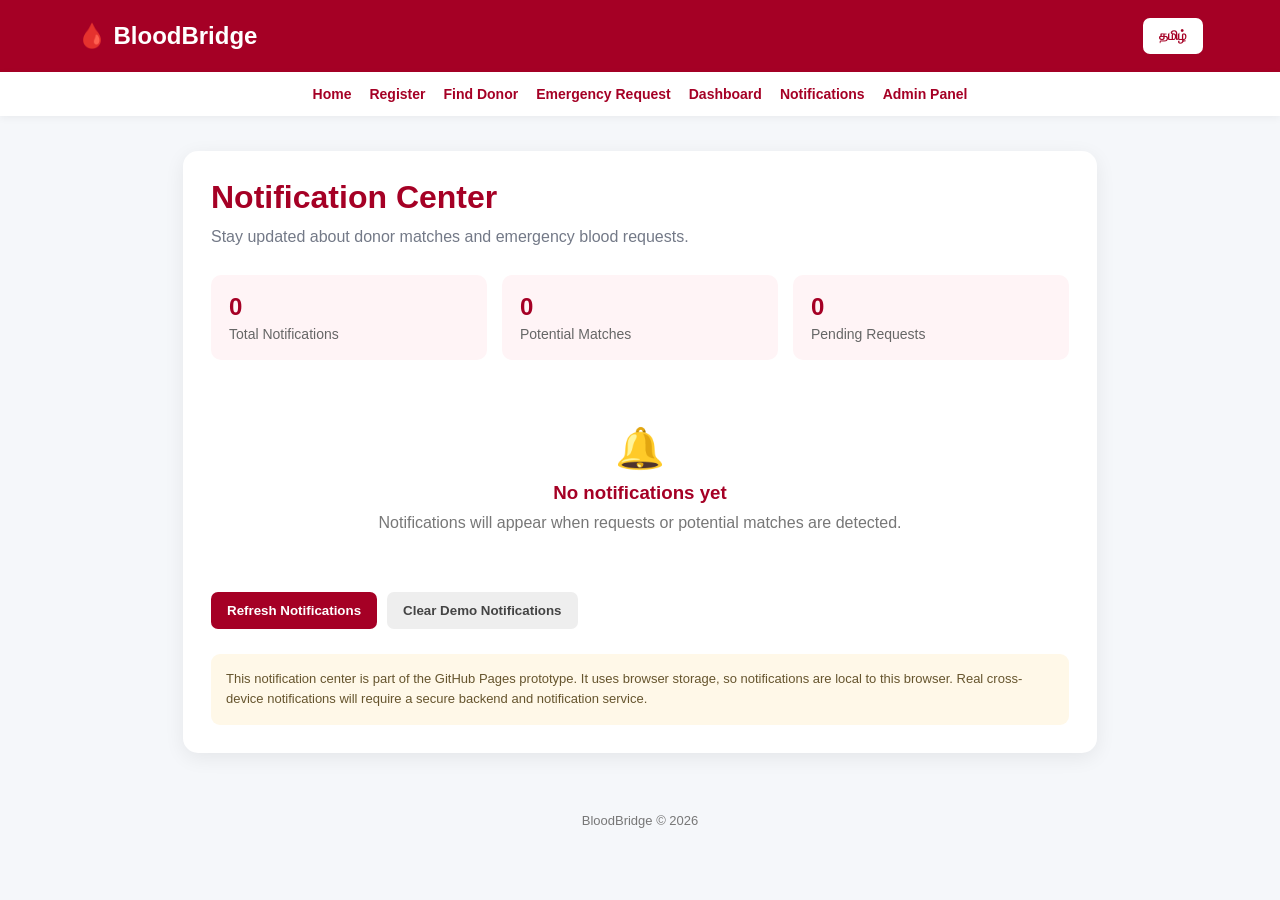
<file: notification.html>
<!DOCTYPE html>
<html lang="en">
<head>
<meta charset="UTF-8">
<meta name="viewport" content="width=device-width, initial-scale=1.0">

<title>BloodBridge | Notifications</title>

<style>
*{
    box-sizing:border-box;
    margin:0;
    padding:0;
    font-family:Arial,sans-serif;
}

body{
    background:#f5f7fa;
    color:#292d3a;
}

header{
    background:#a50025;
    color:white;
    padding:18px 6%;
    display:flex;
    justify-content:space-between;
    align-items:center;
    flex-wrap:wrap;
}

header h2{
    font-size:24px;
}

.language{
    background:white;
    color:#a50025;
    border:none;
    padding:10px 16px;
    border-radius:7px;
    font-weight:bold;
    cursor:pointer;
}

nav{
    background:white;
    padding:14px;
    display:flex;
    justify-content:center;
    gap:18px;
    flex-wrap:wrap;
    box-shadow:0 2px 8px rgba(0,0,0,.05);
}

nav a{
    text-decoration:none;
    color:#a50025;
    font-weight:bold;
    font-size:14px;
}

main{
    max-width:950px;
    margin:35px auto;
    padding:0 18px;
}

.page-card{
    background:white;
    border-radius:15px;
    padding:28px;
    box-shadow:0 5px 20px rgba(0,0,0,.07);
}

h1{
    color:#a50025;
    margin-bottom:8px;
}

.subtitle{
    color:#737987;
    margin-bottom:25px;
    line-height:1.6;
}

.stats{
    display:grid;
    grid-template-columns:repeat(auto-fit,minmax(180px,1fr));
    gap:15px;
    margin-bottom:25px;
}

.stat{
    background:#fff4f6;
    border-radius:10px;
    padding:18px;
}

.stat h2{
    color:#a50025;
    margin-bottom:5px;
}

.stat p{
    color:#666;
    font-size:14px;
}

.notification{
    display:flex;
    gap:15px;
    padding:18px;
    margin-bottom:13px;
    border:1px solid #eee;
    border-radius:11px;
    background:white;
    border-left:5px solid #a50025;
}

.icon{
    min-width:45px;
    height:45px;
    border-radius:50%;
    background:#ffe5eb;
    display:flex;
    align-items:center;
    justify-content:center;
    font-size:21px;
}

.content{
    flex:1;
}

.content h3{
    color:#a50025;
    margin-bottom:6px;
}

.content p{
    color:#555;
    line-height:1.5;
}

.time{
    color:#999;
    font-size:12px;
    margin-top:8px;
}

.badge{
    display:inline-block;
    margin-top:9px;
    padding:5px 9px;
    border-radius:20px;
    background:#fff0f3;
    color:#a50025;
    font-size:12px;
    font-weight:bold;
}

.actions{
    display:flex;
    gap:10px;
    flex-wrap:wrap;
    margin-top:20px;
}

button{
    border:none;
    border-radius:7px;
    padding:11px 16px;
    cursor:pointer;
    font-weight:bold;
}

.primary{
    background:#a50025;
    color:white;
}

.secondary{
    background:#eee;
    color:#444;
}

.empty{
    text-align:center;
    padding:40px 20px;
    color:#777;
}

.note{
    margin-top:25px;
    background:#fff8e8;
    color:#66552e;
    padding:15px;
    border-radius:9px;
    font-size:13px;
    line-height:1.6;
}

footer{
    text-align:center;
    padding:25px;
    color:#777;
    font-size:13px;
}
</style>
</head>

<body>

<header>

<h2>🩸 BloodBridge</h2>

<button class="language"
onclick="toggleLanguage()"
id="languageButton">
தமிழ்
</button>

</header>

<nav>

<a href="index.html"
data-en="Home"
data-ta="முகப்பு">
Home
</a>

<a href="register.html"
data-en="Register"
data-ta="பதிவு">
Register
</a>

<a href="search.html"
data-en="Find Donor"
data-ta="நன்கொடையாளரை தேடுக">
Find Donor
</a>

<a href="request.html"
data-en="Emergency Request"
data-ta="அவசர கோரிக்கை">
Emergency Request
</a>

<a href="dashboard.html"
data-en="Dashboard"
data-ta="டாஷ்போர்டு">
Dashboard
</a>

<a href="notifications.html"
data-en="Notifications"
data-ta="அறிவிப்புகள்">
Notifications
</a>

<a href="admin.html"
data-en="Admin Panel"
data-ta="நிர்வாகப் பலகை">
Admin Panel
</a>

</nav>

<main>

<div class="page-card">

<h1
data-en="Notification Center"
data-ta="அறிவிப்பு மையம்">
Notification Center
</h1>

<p class="subtitle"
data-en="Stay updated about donor matches and emergency blood requests."
data-ta="நன்கொடையாளர் பொருத்தங்கள் மற்றும் அவசர இரத்த கோரிக்கைகள் பற்றிய புதுப்பிப்புகளைப் பெறுங்கள்.">
Stay updated about donor matches and emergency blood requests.
</p>

<div class="stats">

<div class="stat">
<h2 id="totalNotifications">0</h2>
<p data-en="Total Notifications"
data-ta="மொத்த அறிவிப்புகள்">
Total Notifications
</p>
</div>

<div class="stat">
<h2 id="matchNotifications">0</h2>
<p data-en="Potential Matches"
data-ta="சாத்தியமான பொருத்தங்கள்">
Potential Matches
</p>
</div>

<div class="stat">
<h2 id="pendingNotifications">0</h2>
<p data-en="Pending Requests"
data-ta="நிலுவையிலுள்ள கோரிக்கைகள்">
Pending Requests
</p>
</div>

</div>

<div id="notificationList"></div>

<div class="actions">

<button class="primary"
onclick="refreshNotifications()"
data-en="Refresh Notifications"
data-ta="அறிவிப்புகளைப் புதுப்பிக்கவும்">
Refresh Notifications
</button>

<button class="secondary"
onclick="clearNotifications()"
data-en="Clear Demo Notifications"
data-ta="டெமோ அறிவிப்புகளை அழிக்கவும்">
Clear Demo Notifications
</button>

</div>

<div class="note"
data-en="This notification center is part of the GitHub Pages prototype. It uses browser storage, so notifications are local to this browser. Real cross-device notifications will require a secure backend and notification service."
data-ta="இந்த அறிவிப்பு மையம் GitHub Pages மாதிரியின் ஒரு பகுதியாகும். இது browser storage-ஐ பயன்படுத்துகிறது. எனவே அறிவிப்புகள் இந்த browser-ல் மட்டுமே இருக்கும். உண்மையான பல சாதன அறிவிப்புகளுக்கு பாதுகாப்பான backend மற்றும் notification service தேவை.">
This notification center is part of the GitHub Pages prototype.
</div>

</div>

</main>

<footer>
BloodBridge © 2026
</footer>

<script>

let language =
localStorage.getItem("bloodbridgeLanguage") || "en";

function setLanguage(lang){

language = lang;

document.documentElement.lang = lang;

document.querySelectorAll("[data-en]").forEach(element => {

element.textContent =
element.getAttribute("data-" + lang);

});

document.getElementById("languageButton").textContent =
lang === "en" ? "தமிழ்" : "English";

localStorage.setItem("bloodbridgeLanguage",lang);

refreshNotifications();
}

function toggleLanguage(){

setLanguage(
language === "en" ? "ta" : "en"
);

}

function createNotifications(){

const donors =
JSON.parse(
localStorage.getItem("bloodbridgeDonors") || "[]"
);

const requests =
JSON.parse(
localStorage.getItem("bloodbridgeRequests") || "[]"
);

let notifications = [];

requests.forEach(request => {

const matchingDonors = donors.filter(d => {

return String(d.bloodGroup || "").toLowerCase()
===
String(request.bloodGroup || "").toLowerCase()

&&

String(d.state || "").toLowerCase()
===
String(request.state || "").toLowerCase()

&&

String(d.city || "").toLowerCase()
===
String(request.city || "").toLowerCase()

&&

String(d.availability || "").toLowerCase()
===
"available";

});

if(matchingDonors.length > 0){

notifications.push({

type:"match",

icon:"🩸",

titleEN:"Potential donor match found",

titleTA:"சாத்தியமான நன்கொடையாளர் பொருத்தம் கிடைத்தது",

messageEN:
matchingDonors.length +
" available donor(s) match the blood group and location for request #" +
request.id,

messageTA:
request.id +
" கோரிக்கைக்கு இரத்த வகை மற்றும் இருப்பிடத்துடன் " +
matchingDonors.length +
" நன்கொடையாளர் பொருத்தம் கிடைத்துள்ளது",

time:request.id,

badgeEN:"Potential Match",

badgeTA:"சாத்தியமான பொருத்தம்"

});

}

const status =
request.status || "Pending";

if(
String(status).toLowerCase() === "pending"
){

notifications.push({

type:"request",

icon:"🚨",

titleEN:"Emergency request pending",

titleTA:"அவசர கோரிக்கை நிலுவையில் உள்ளது",

messageEN:
"Emergency request #" +
request.id +
" is waiting for review.",

messageTA:
request.id +
" அவசர கோரிக்கை பரிசீலனைக்காக காத்திருக்கிறது.",

time:request.id,

badgeEN:"Pending",

badgeTA:"நிலுவையில்"

});

}

if(
String(status).toLowerCase() === "completed"
){

notifications.push({

type:"completed",

icon:"✅",

titleEN:"Request completed",

titleTA:"கோரிக்கை நிறைவு பெற்றது",

messageEN:
"Request #" +
request.id +
" has been marked as completed.",

messageTA:
request.id +
" கோரிக்கை நிறைவு பெற்றதாக குறிக்கப்பட்டுள்ளது.",

time:request.id,

badgeEN:"Completed",

badgeTA:"நிறைவு"

});

}

});

return notifications;

}

function refreshNotifications(){

const notifications =
createNotifications();

document.getElementById("totalNotifications")
.textContent =
notifications.length;

document.getElementById("matchNotifications")
.textContent =
notifications.filter(n => n.type === "match").length;

document.getElementById("pendingNotifications")
.textContent =
notifications.filter(n => n.type === "request").length;

const list =
document.getElementById("notificationList");

if(notifications.length === 0){

list.innerHTML = `

<div class="empty">

<div style="font-size:40px;">🔔</div>

<h3 style="margin:10px 0;color:#a50025;">

${language === "en"
? "No notifications yet"
: "இன்னும் அறிவிப்புகள் இல்லை"}

</h3>

<p>

${language === "en"
? "Notifications will appear when requests or potential matches are detected."
: "கோரிக்கைகள் அல்லது சாத்தியமான பொருத்தங்கள் கண்டறியப்பட்டால் அறிவிப்புகள் தோன்றும்."}

</p>

</div>

`;

return;

}

list.innerHTML =
notifications.map(notification => `

<div class="notification">

<div class="icon">
${notification.icon}
</div>

<div class="content">

<h3>
${language === "en"
? notification.titleEN
: notification.titleTA}
</h3>

<p>
${language === "en"
? notification.messageEN
: notification.messageTA}
</p>

<span class="badge">

${language === "en"
? notification.badgeEN
: notification.badgeTA}

</span>

<div class="time">

${language === "en"
? "Request ID:"
: "கோரிக்கை ID:"}

${notification.time}

</div>

</div>

</div>

`).join("");

}

function clearNotifications(){

if(
confirm(
language === "en"
? "Clear demo notifications?"
: "டெமோ அறிவிப்புகளை அழிக்கவா?"
)
){

localStorage.removeItem(
"bloodbridgeNotifications"
);

refreshNotifications();

}

}

setLanguage(language);

</script>

</body>
  </html>
</file>
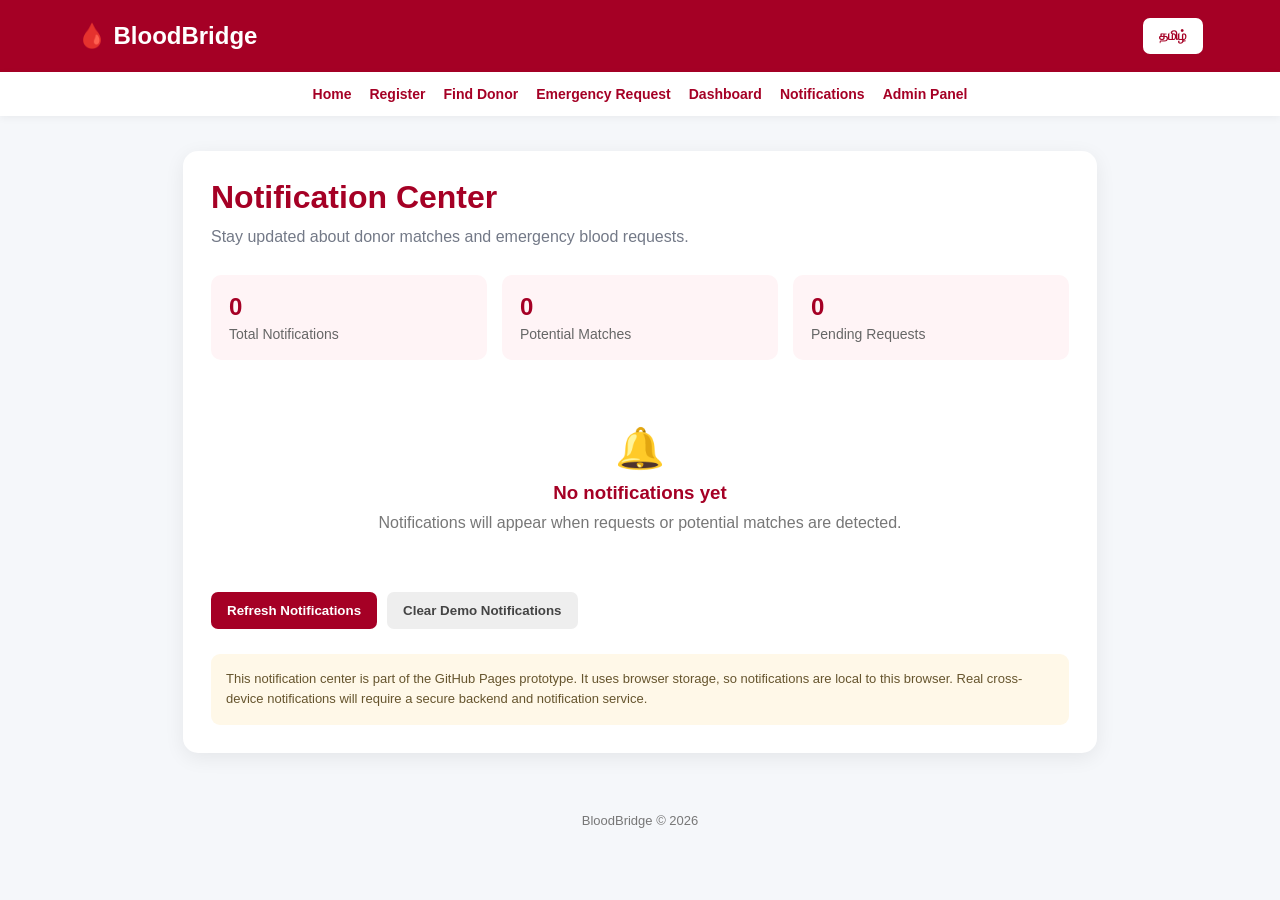
<file: notifications.html>
<!DOCTYPE html>
<html lang="en">
<head>
<meta charset="UTF-8">
<meta name="viewport" content="width=device-width, initial-scale=1.0">

<title>BloodBridge | Notifications</title>

<style>
*{
    box-sizing:border-box;
    margin:0;
    padding:0;
    font-family:Arial,sans-serif;
}

body{
    background:#f5f7fa;
    color:#292d3a;
}

header{
    background:#a50025;
    color:white;
    padding:18px 6%;
    display:flex;
    justify-content:space-between;
    align-items:center;
    flex-wrap:wrap;
}

header h2{
    font-size:24px;
}

.language{
    background:white;
    color:#a50025;
    border:none;
    padding:10px 16px;
    border-radius:7px;
    font-weight:bold;
    cursor:pointer;
}

nav{
    background:white;
    padding:14px;
    display:flex;
    justify-content:center;
    gap:18px;
    flex-wrap:wrap;
    box-shadow:0 2px 8px rgba(0,0,0,.05);
}

nav a{
    text-decoration:none;
    color:#a50025;
    font-weight:bold;
    font-size:14px;
}

main{
    max-width:950px;
    margin:35px auto;
    padding:0 18px;
}

.page-card{
    background:white;
    border-radius:15px;
    padding:28px;
    box-shadow:0 5px 20px rgba(0,0,0,.07);
}

h1{
    color:#a50025;
    margin-bottom:8px;
}

.subtitle{
    color:#737987;
    margin-bottom:25px;
    line-height:1.6;
}

.stats{
    display:grid;
    grid-template-columns:repeat(auto-fit,minmax(180px,1fr));
    gap:15px;
    margin-bottom:25px;
}

.stat{
    background:#fff4f6;
    border-radius:10px;
    padding:18px;
}

.stat h2{
    color:#a50025;
    margin-bottom:5px;
}

.stat p{
    color:#666;
    font-size:14px;
}

.notification{
    display:flex;
    gap:15px;
    padding:18px;
    margin-bottom:13px;
    border:1px solid #eee;
    border-radius:11px;
    background:white;
    border-left:5px solid #a50025;
}

.icon{
    min-width:45px;
    height:45px;
    border-radius:50%;
    background:#ffe5eb;
    display:flex;
    align-items:center;
    justify-content:center;
    font-size:21px;
}

.content{
    flex:1;
}

.content h3{
    color:#a50025;
    margin-bottom:6px;
}

.content p{
    color:#555;
    line-height:1.5;
}

.time{
    color:#999;
    font-size:12px;
    margin-top:8px;
}

.badge{
    display:inline-block;
    margin-top:9px;
    padding:5px 9px;
    border-radius:20px;
    background:#fff0f3;
    color:#a50025;
    font-size:12px;
    font-weight:bold;
}

.actions{
    display:flex;
    gap:10px;
    flex-wrap:wrap;
    margin-top:20px;
}

button{
    border:none;
    border-radius:7px;
    padding:11px 16px;
    cursor:pointer;
    font-weight:bold;
}

.primary{
    background:#a50025;
    color:white;
}

.secondary{
    background:#eee;
    color:#444;
}

.empty{
    text-align:center;
    padding:40px 20px;
    color:#777;
}

.note{
    margin-top:25px;
    background:#fff8e8;
    color:#66552e;
    padding:15px;
    border-radius:9px;
    font-size:13px;
    line-height:1.6;
}

footer{
    text-align:center;
    padding:25px;
    color:#777;
    font-size:13px;
}
</style>
</head>

<body>

<header>

<h2>🩸 BloodBridge</h2>

<button class="language"
onclick="toggleLanguage()"
id="languageButton">
தமிழ்
</button>

</header>

<nav>

<a href="index.html"
data-en="Home"
data-ta="முகப்பு">
Home
</a>

<a href="register.html"
data-en="Register"
data-ta="பதிவு">
Register
</a>

<a href="search.html"
data-en="Find Donor"
data-ta="நன்கொடையாளரை தேடுக">
Find Donor
</a>

<a href="request.html"
data-en="Emergency Request"
data-ta="அவசர கோரிக்கை">
Emergency Request
</a>

<a href="dashboard.html"
data-en="Dashboard"
data-ta="டாஷ்போர்டு">
Dashboard
</a>

<a href="notifications.html"
data-en="Notifications"
data-ta="அறிவிப்புகள்">
Notifications
</a>

<a href="admin.html"
data-en="Admin Panel"
data-ta="நிர்வாகப் பலகை">
Admin Panel
</a>

</nav>

<main>

<div class="page-card">

<h1
data-en="Notification Center"
data-ta="அறிவிப்பு மையம்">
Notification Center
</h1>

<p class="subtitle"
data-en="Stay updated about donor matches and emergency blood requests."
data-ta="நன்கொடையாளர் பொருத்தங்கள் மற்றும் அவசர இரத்த கோரிக்கைகள் பற்றிய புதுப்பிப்புகளைப் பெறுங்கள்.">
Stay updated about donor matches and emergency blood requests.
</p>

<div class="stats">

<div class="stat">
<h2 id="totalNotifications">0</h2>
<p data-en="Total Notifications"
data-ta="மொத்த அறிவிப்புகள்">
Total Notifications
</p>
</div>

<div class="stat">
<h2 id="matchNotifications">0</h2>
<p data-en="Potential Matches"
data-ta="சாத்தியமான பொருத்தங்கள்">
Potential Matches
</p>
</div>

<div class="stat">
<h2 id="pendingNotifications">0</h2>
<p data-en="Pending Requests"
data-ta="நிலுவையிலுள்ள கோரிக்கைகள்">
Pending Requests
</p>
</div>

</div>

<div id="notificationList"></div>

<div class="actions">

<button class="primary"
onclick="refreshNotifications()"
data-en="Refresh Notifications"
data-ta="அறிவிப்புகளைப் புதுப்பிக்கவும்">
Refresh Notifications
</button>

<button class="secondary"
onclick="clearNotifications()"
data-en="Clear Demo Notifications"
data-ta="டெமோ அறிவிப்புகளை அழிக்கவும்">
Clear Demo Notifications
</button>

</div>

<div class="note"
data-en="This notification center is part of the GitHub Pages prototype. It uses browser storage, so notifications are local to this browser. Real cross-device notifications will require a secure backend and notification service."
data-ta="இந்த அறிவிப்பு மையம் GitHub Pages மாதிரியின் ஒரு பகுதியாகும். இது browser storage-ஐ பயன்படுத்துகிறது. எனவே அறிவிப்புகள் இந்த browser-ல் மட்டுமே இருக்கும். உண்மையான பல சாதன அறிவிப்புகளுக்கு பாதுகாப்பான backend மற்றும் notification service தேவை.">
This notification center is part of the GitHub Pages prototype.
</div>

</div>

</main>

<footer>
BloodBridge © 2026
</footer>

<script>

let language =
localStorage.getItem("bloodbridgeLanguage") || "en";

function setLanguage(lang){

language = lang;

document.documentElement.lang = lang;

document.querySelectorAll("[data-en]").forEach(element => {

element.textContent =
element.getAttribute("data-" + lang);

});

document.getElementById("languageButton").textContent =
lang === "en" ? "தமிழ்" : "English";

localStorage.setItem("bloodbridgeLanguage",lang);

refreshNotifications();
}

function toggleLanguage(){

setLanguage(
language === "en" ? "ta" : "en"
);

}

function createNotifications(){

const donors =
JSON.parse(
localStorage.getItem("bloodbridgeDonors") || "[]"
);

const requests =
JSON.parse(
localStorage.getItem("bloodbridgeRequests") || "[]"
);

let notifications = [];

requests.forEach(request => {

const matchingDonors = donors.filter(d => {

return String(d.bloodGroup || "").toLowerCase()
===
String(request.bloodGroup || "").toLowerCase()

&&

String(d.state || "").toLowerCase()
===
String(request.state || "").toLowerCase()

&&

String(d.city || "").toLowerCase()
===
String(request.city || "").toLowerCase()

&&

String(d.availability || "").toLowerCase()
===
"available";

});

if(matchingDonors.length > 0){

notifications.push({

type:"match",

icon:"🩸",

titleEN:"Potential donor match found",

titleTA:"சாத்தியமான நன்கொடையாளர் பொருத்தம் கிடைத்தது",

messageEN:
matchingDonors.length +
" available donor(s) match the blood group and location for request #" +
request.id,

messageTA:
request.id +
" கோரிக்கைக்கு இரத்த வகை மற்றும் இருப்பிடத்துடன் " +
matchingDonors.length +
" நன்கொடையாளர் பொருத்தம் கிடைத்துள்ளது",

time:request.id,

badgeEN:"Potential Match",

badgeTA:"சாத்தியமான பொருத்தம்"

});

}

const status =
request.status || "Pending";

if(
String(status).toLowerCase() === "pending"
){

notifications.push({

type:"request",

icon:"🚨",

titleEN:"Emergency request pending",

titleTA:"அவசர கோரிக்கை நிலுவையில் உள்ளது",

messageEN:
"Emergency request #" +
request.id +
" is waiting for review.",

messageTA:
request.id +
" அவசர கோரிக்கை பரிசீலனைக்காக காத்திருக்கிறது.",

time:request.id,

badgeEN:"Pending",

badgeTA:"நிலுவையில்"

});

}

if(
String(status).toLowerCase() === "completed"
){

notifications.push({

type:"completed",

icon:"✅",

titleEN:"Request completed",

titleTA:"கோரிக்கை நிறைவு பெற்றது",

messageEN:
"Request #" +
request.id +
" has been marked as completed.",

messageTA:
request.id +
" கோரிக்கை நிறைவு பெற்றதாக குறிக்கப்பட்டுள்ளது.",

time:request.id,

badgeEN:"Completed",

badgeTA:"நிறைவு"

});

}

});

return notifications;

}

function refreshNotifications(){

const notifications =
createNotifications();

document.getElementById("totalNotifications")
.textContent =
notifications.length;

document.getElementById("matchNotifications")
.textContent =
notifications.filter(n => n.type === "match").length;

document.getElementById("pendingNotifications")
.textContent =
notifications.filter(n => n.type === "request").length;

const list =
document.getElementById("notificationList");

if(notifications.length === 0){

list.innerHTML = `

<div class="empty">

<div style="font-size:40px;">🔔</div>

<h3 style="margin:10px 0;color:#a50025;">

${language === "en"
? "No notifications yet"
: "இன்னும் அறிவிப்புகள் இல்லை"}

</h3>

<p>

${language === "en"
? "Notifications will appear when requests or potential matches are detected."
: "கோரிக்கைகள் அல்லது சாத்தியமான பொருத்தங்கள் கண்டறியப்பட்டால் அறிவிப்புகள் தோன்றும்."}

</p>

</div>

`;

return;

}

list.innerHTML =
notifications.map(notification => `

<div class="notification">

<div class="icon">
${notification.icon}
</div>

<div class="content">

<h3>
${language === "en"
? notification.titleEN
: notification.titleTA}
</h3>

<p>
${language === "en"
? notification.messageEN
: notification.messageTA}
</p>

<span class="badge">

${language === "en"
? notification.badgeEN
: notification.badgeTA}

</span>

<div class="time">

${language === "en"
? "Request ID:"
: "கோரிக்கை ID:"}

${notification.time}

</div>

</div>

</div>

`).join("");

}

function clearNotifications(){

if(
confirm(
language === "en"
? "Clear demo notifications?"
: "டெமோ அறிவிப்புகளை அழிக்கவா?"
)
){

localStorage.removeItem(
"bloodbridgeNotifications"
);

refreshNotifications();

}

}

setLanguage(language);

</script>

</body>
</html>
</file>
<file: style.css>
* {
    box-sizing: border-box;
    margin: 0;
    padding: 0;
}

body {
    font-family: Arial, sans-serif;
    background: #f5f7fa;
    color: #222;
    line-height: 1.6;
}


/* HEADER */

header {
    background: linear-gradient(135deg, #b71c1c, #e53935);
    color: white;
    text-align: center;
    padding: 35px 20px;
}

header h1 {
    font-size: 38px;
    margin-bottom: 8px;
}

header p {
    font-size: 16px;
}


/* NAVIGATION */

nav {
    background: #ffffff;
    display: flex;
    justify-content: center;
    flex-wrap: wrap;
    gap: 8px;
    padding: 14px;
    box-shadow: 0 2px 8px rgba(0, 0, 0, 0.08);
}

nav a {
    text-decoration: none;
    color: #333;
    padding: 9px 14px;
    border-radius: 20px;
    font-weight: bold;
}

nav a:hover {
    background: #ffe5e5;
    color: #c62828;
}


/* HERO */

.hero {
    max-width: 1000px;
    margin: 35px auto;
    padding: 55px 25px;
    text-align: center;
    background: white;
    border-radius: 18px;
    box-shadow: 0 5px 20px rgba(0, 0, 0, 0.08);
}

.hero h2 {
    font-size: 34px;
    color: #b71c1c;
    margin-bottom: 15px;
}

.hero p {
    max-width: 650px;
    margin: auto;
    color: #666;
}


/* BUTTONS */

.button,
button {
    display: inline-block;
    background: #c62828;
    color: white;
    border: none;
    padding: 12px 20px;
    margin: 10px 5px;
    border-radius: 8px;
    text-decoration: none;
    cursor: pointer;
    font-size: 15px;
    font-weight: bold;
}

.button:hover,
button:hover {
    background: #8e0000;
}


/* SECTIONS */

section {
    max-width: 1100px;
    margin: 35px auto;
    padding: 10px 20px;
}

section > h2 {
    text-align: center;
    color: #b71c1c;
    margin-bottom: 20px;
}


/* CARDS */

.cards {
    display: grid;
    grid-template-columns:
        repeat(auto-fit, minmax(220px, 1fr));

    gap: 20px;
}

.card {
    background: white;
    padding: 25px;
    border-radius: 15px;

    box-shadow:
        0 5px 18px rgba(0, 0, 0, 0.08);

    border-top: 4px solid #d32f2f;
}

.card h3 {
    color: #b71c1c;
    margin-bottom: 10px;
}

.card p {
    color: #666;
}


/* FORM */

.form-section {
    max-width: 650px;
    margin: 40px auto;
    background: white;
    padding: 35px;
    border-radius: 18px;

    box-shadow:
        0 5px 20px rgba(0, 0, 0, 0.08);
}

.form-section h2 {
    color: #b71c1c;
    text-align: center;
    margin-bottom: 10px;
}

.form-section > p {
    text-align: center;
    color: #666;
    margin-bottom: 25px;
}


/* INPUTS */

label {
    display: block;
    margin-top: 18px;
    margin-bottom: 6px;
    font-weight: bold;
}

input,
select {
    width: 100%;
    padding: 12px;
    border: 1px solid #ddd;
    border-radius: 8px;
    font-size: 15px;
    outline: none;
}

input:focus,
select:focus {
    border-color: #d32f2f;
    box-shadow: 0 0 0 3px rgba(211, 47, 47, 0.1);
}


/* DASHBOARD NUMBERS */

.card h2 {
    font-size: 32px;
    color: #c62828;
}


/* FOOTER */

footer {
    margin-top: 50px;
    background: #222;
    color: white;
    text-align: center;
    padding: 25px;
}


/* MOBILE */

@media (max-width: 600px) {

    header h1 {
        font-size: 28px;
    }

    nav {
        flex-direction: column;
        align-items: stretch;
    }

    nav a {
        text-align: center;
    }

    .hero h2 {
        font-size: 25px;
    }

    .form-section {
        margin: 20px 15px;
        padding: 25px 20px;
    }

    section {
        padding: 10px 15px;
    }

            }
</file>
